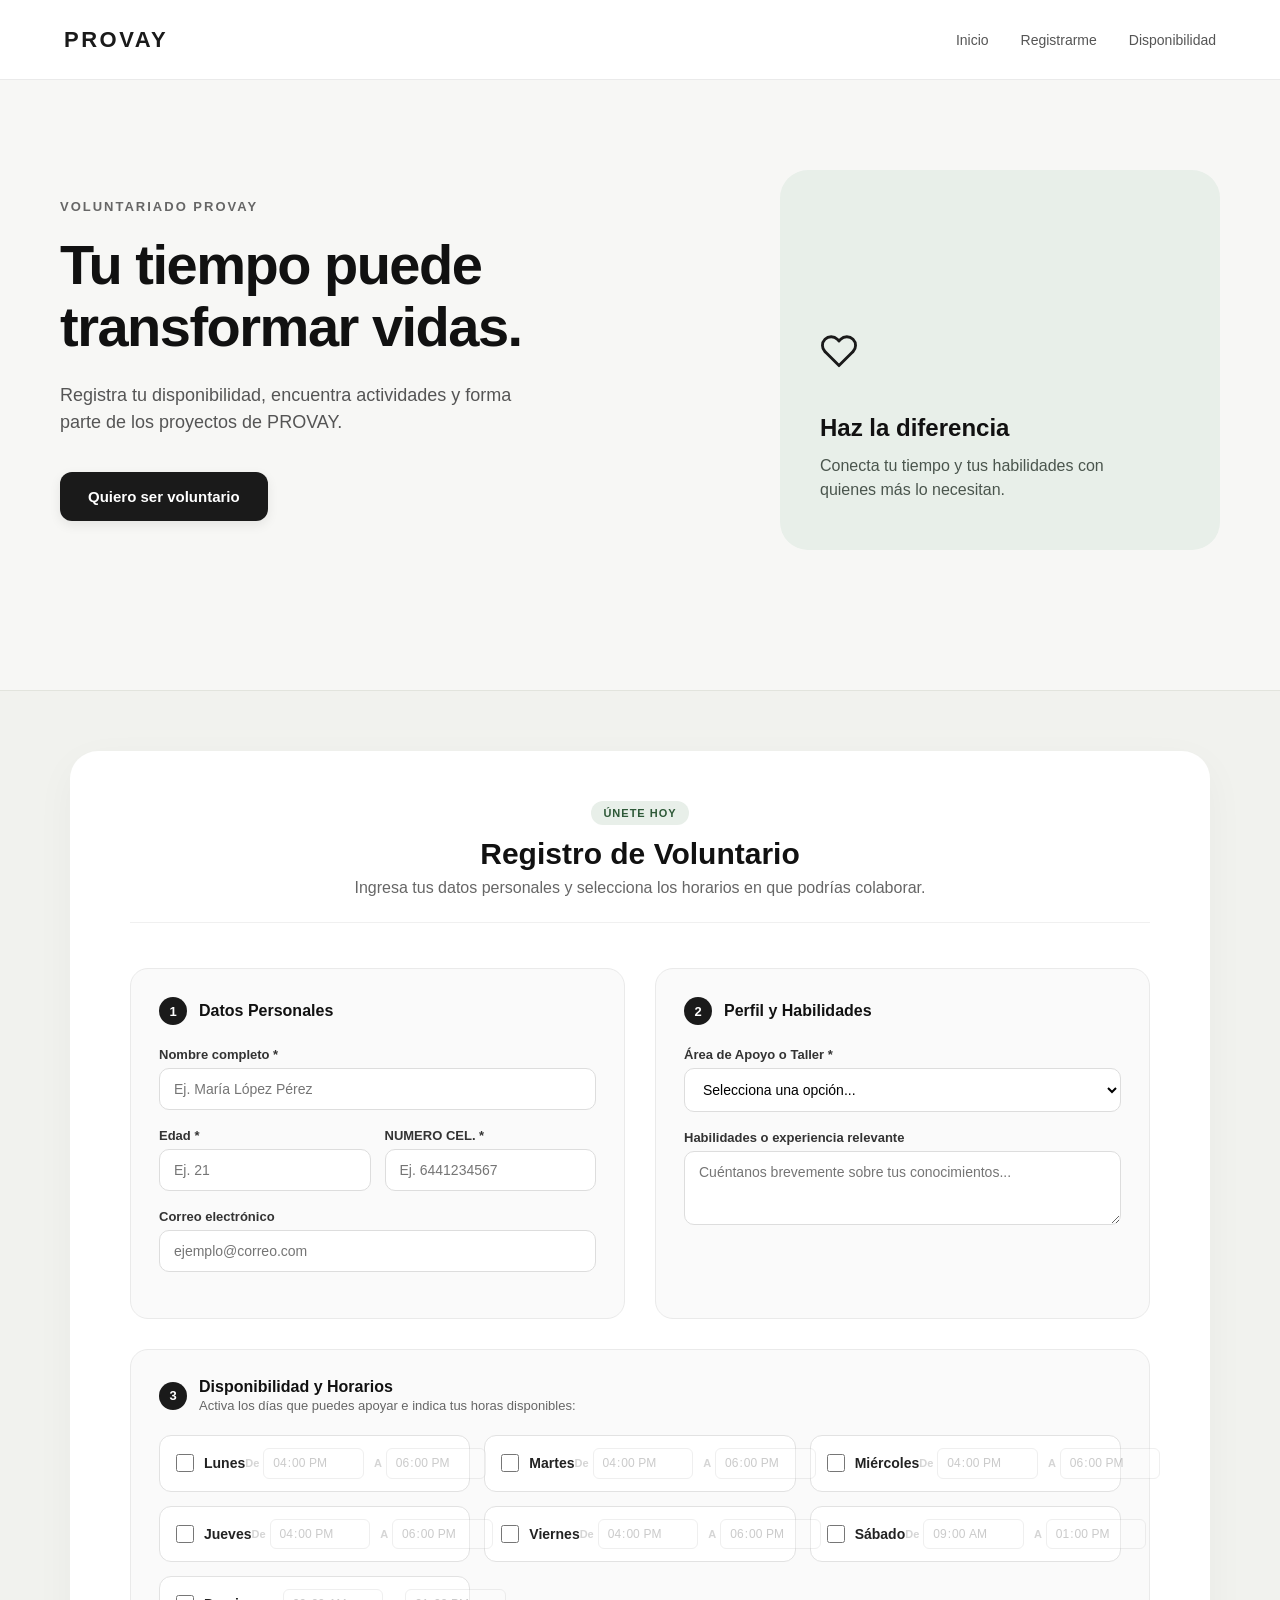
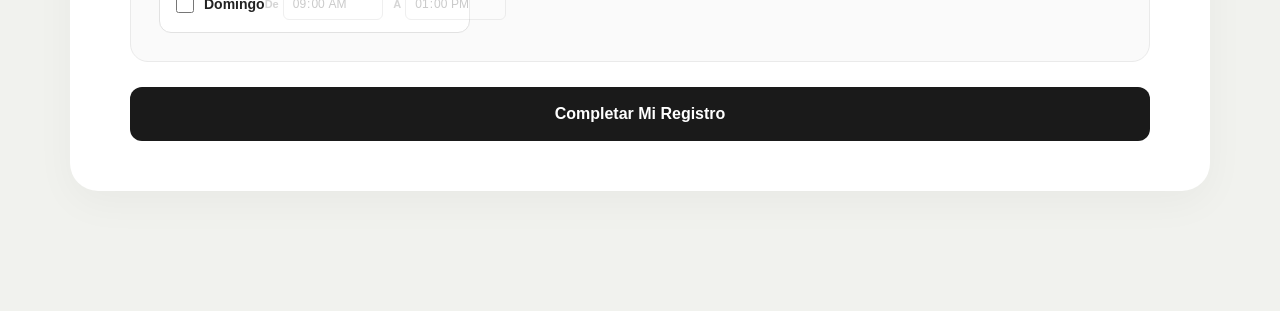
<file: index.html>
<!DOCTYPE html>
<html lang="es">
<head>
  <meta charset="UTF-8">
  <meta name="viewport" content="width=device-width, initial-scale=1.0">
  <title>PROVAY - Voluntariado</title>
  <link rel="stylesheet" href="style.css">
</head>
<body>

  <!-- NAVEGACIÓN SUPERIOR -->
  <nav class="navbar">
    <div class="nav-container">
      <a href="#" class="logo">PROVAY</a>
      <div class="nav-links">
        <a href="#inicio">Inicio</a>
        <a href="#registro">Registrarme</a>
        <a href="#registro">Disponibilidad</a>
      </div>
    </div>
  </nav>

  <!-- SECCIÓN HERO -->
  <section id="inicio" class="hero-section">
    <div class="hero-container">
      <div class="hero-text">
        <span class="subtitle">VOLUNTARIADO PROVAY</span>
        <h1>Tu tiempo puede transformar vidas.</h1>
        <p>Registra tu disponibilidad, encuentra actividades y forma parte de los proyectos de PROVAY.</p>
        <a href="#registro" class="btn-primary">Quiero ser voluntario</a>
      </div>

      <div class="hero-card">
        <div class="card-icon">
          <svg width="38" height="38" viewBox="0 0 24 24" fill="none" stroke="currentColor" stroke-width="1.8" stroke-linecap="round" stroke-linejoin="round">
            <path d="M20.84 4.61a5.5 5.5 0 0 0-7.78 0L12 5.67l-1.06-1.06a5.5 5.5 0 0 0-7.78 7.78l1.06 1.06L12 21.23l7.78-7.78 1.06-1.06a5.5 5.5 0 0 0 0-7.78z"></path>
          </svg>
        </div>
        <h3>Haz la diferencia</h3>
        <p>Conecta tu tiempo y tus habilidades con quienes más lo necesitan.</p>
      </div>
    </div>
  </section>

  <!-- SECCIÓN FORMULARIO DE REGISTRO -->
  <section id="registro" class="form-section-container">
    <div class="register-container">
      <header class="form-header">
        <span class="badge">ÚNETE HOY</span>
        <h2>Registro de Voluntario</h2>
        <p>Ingresa tus datos personales y selecciona los horarios en que podrías colaborar.</p>
      </header>

      <form id="volunteerForm">
        <!-- BLOQUE HORIZONTAL 1: DATOS & PERFIL -->
        <div class="form-grid-horizontal">
          
          <!-- DATOS PERSONALES -->
          <div class="form-card-block">
            <div class="block-title">
              <span class="step-num">1</span>
              <h3>Datos Personales</h3>
            </div>

            <div class="input-group">
              <label for="nombre">Nombre completo *</label>
              <input type="text" id="nombre" name="nombre" placeholder="Ej. María López Pérez" required>
            </div>

            <div class="grid-2">
              <div class="input-group">
                <label for="edad">Edad *</label>
                <input type="number" id="edad" name="edad" min="12" max="99" placeholder="Ej. 21" required>
              </div>

              <div class="input-group">
                <label for="celular">NUMERO CEL. *</label>
                <input type="tel" id="celular" name="celular" placeholder="Ej. 6441234567" required>
              </div>
            </div>

            <div class="input-group">
              <label for="correo">Correo electrónico</label>
              <input type="email" id="correo" name="correo" placeholder="ejemplo@correo.com">
            </div>
          </div>

          <!-- PERFIL Y HABILIDADES -->
          <div class="form-card-block">
            <div class="block-title">
              <span class="step-num">2</span>
              <h3>Perfil y Habilidades</h3>
            </div>

            <div class="input-group">
              <label for="area">Área de Apoyo o Taller *</label>
              <select id="area" name="area" required>
                <option value="" disabled selected>Selecciona una opción...</option>
                <option value="Robótica y Tecnología">Robótica y Tecnología</option>
                <option value="Arte y Pintura">Arte y Pintura</option>
                <option value="Deportes y Recreación">Deportes y Recreación</option>
                <option value="Apoyo Escolar / Regularización">Apoyo Escolar / Regularización</option>
                <option value="Logística y Eventos">Logística y Eventos</option>
                <option value="Salud y Nutrición">Salud y Nutrición</option>
                <option value="Otro">Otro</option>
              </select>
            </div>

            <div class="input-group">
              <label for="notas">Habilidades o experiencia relevante</label>
              <textarea id="notas" name="notas" rows="3" placeholder="Cuéntanos brevemente sobre tus conocimientos..."></textarea>
            </div>
          </div>

        </div>

        <!-- BLOQUE 2: DISPONIBILIDAD HORIZONTAL -->
        <div class="form-card-block full-width">
          <div class="block-title">
            <span class="step-num">3</span>
            <div>
              <h3>Disponibilidad y Horarios</h3>
              <p class="section-sub">Activa los días que puedes apoyar e indica tus horas disponibles:</p>
            </div>
          </div>

          <div class="days-schedule-grid">
            
            <!-- LUNES -->
            <div class="day-schedule-card">
              <label class="day-toggle">
                <input type="checkbox" class="day-check" data-day="Lunes" onchange="toggleDayHours(this)">
                <span class="day-name">Lunes</span>
              </label>
              <div class="hours-inputs disabled">
                <div>
                  <span class="time-label">De</span>
                  <input type="time" class="time-start" value="16:00" disabled>
                </div>
                <div>
                  <span class="time-label">A</span>
                  <input type="time" class="time-end" value="18:00" disabled>
                </div>
              </div>
            </div>

            <!-- MARTES -->
            <div class="day-schedule-card">
              <label class="day-toggle">
                <input type="checkbox" class="day-check" data-day="Martes" onchange="toggleDayHours(this)">
                <span class="day-name">Martes</span>
              </label>
              <div class="hours-inputs disabled">
                <div>
                  <span class="time-label">De</span>
                  <input type="time" class="time-start" value="16:00" disabled>
                </div>
                <div>
                  <span class="time-label">A</span>
                  <input type="time" class="time-end" value="18:00" disabled>
                </div>
              </div>
            </div>

            <!-- MIÉRCOLES -->
            <div class="day-schedule-card">
              <label class="day-toggle">
                <input type="checkbox" class="day-check" data-day="Miércoles" onchange="toggleDayHours(this)">
                <span class="day-name">Miércoles</span>
              </label>
              <div class="hours-inputs disabled">
                <div>
                  <span class="time-label">De</span>
                  <input type="time" class="time-start" value="16:00" disabled>
                </div>
                <div>
                  <span class="time-label">A</span>
                  <input type="time" class="time-end" value="18:00" disabled>
                </div>
              </div>
            </div>

            <!-- JUEVES -->
            <div class="day-schedule-card">
              <label class="day-toggle">
                <input type="checkbox" class="day-check" data-day="Jueves" onchange="toggleDayHours(this)">
                <span class="day-name">Jueves</span>
              </label>
              <div class="hours-inputs disabled">
                <div>
                  <span class="time-label">De</span>
                  <input type="time" class="time-start" value="16:00" disabled>
                </div>
                <div>
                  <span class="time-label">A</span>
                  <input type="time" class="time-end" value="18:00" disabled>
                </div>
              </div>
            </div>

            <!-- VIERNES -->
            <div class="day-schedule-card">
              <label class="day-toggle">
                <input type="checkbox" class="day-check" data-day="Viernes" onchange="toggleDayHours(this)">
                <span class="day-name">Viernes</span>
              </label>
              <div class="hours-inputs disabled">
                <div>
                  <span class="time-label">De</span>
                  <input type="time" class="time-start" value="16:00" disabled>
                </div>
                <div>
                  <span class="time-label">A</span>
                  <input type="time" class="time-end" value="18:00" disabled>
                </div>
              </div>
            </div>

            <!-- SÁBADO -->
            <div class="day-schedule-card">
              <label class="day-toggle">
                <input type="checkbox" class="day-check" data-day="Sábado" onchange="toggleDayHours(this)">
                <span class="day-name">Sábado</span>
              </label>
              <div class="hours-inputs disabled">
                <div>
                  <span class="time-label">De</span>
                  <input type="time" class="time-start" value="09:00" disabled>
                </div>
                <div>
                  <span class="time-label">A</span>
                  <input type="time" class="time-end" value="13:00" disabled>
                </div>
              </div>
            </div>

            <!-- DOMINGO -->
            <div class="day-schedule-card">
              <label class="day-toggle">
                <input type="checkbox" class="day-check" data-day="Domingo" onchange="toggleDayHours(this)">
                <span class="day-name">Domingo</span>
              </label>
              <div class="hours-inputs disabled">
                <div>
                  <span class="time-label">De</span>
                  <input type="time" class="time-start" value="09:00" disabled>
                </div>
                <div>
                  <span class="time-label">A</span>
                  <input type="time" class="time-end" value="13:00" disabled>
                </div>
              </div>
            </div>

          </div>
        </div>

        <button type="submit" id="submitBtn" class="submit-button">Completar Mi Registro</button>
      </form>

      <!-- MENSAJE DE ÉXITO -->
      <div id="successMessage" class="success-card" style="display: none;">
        <h2>🎉 ¡Registro exitoso!</h2>
        <p>Gracias por sumarte a <strong>PROVAY</strong>. Tus datos han sido guardados correctamente.</p>
        <button class="submit-button" onclick="resetForm()" style="margin-top: 20px; max-width: 300px;">Registrar a otra persona</button>
      </div>
    </div>
  </section>

  <script src="app.js"></script>
</body>
</html>
</file>
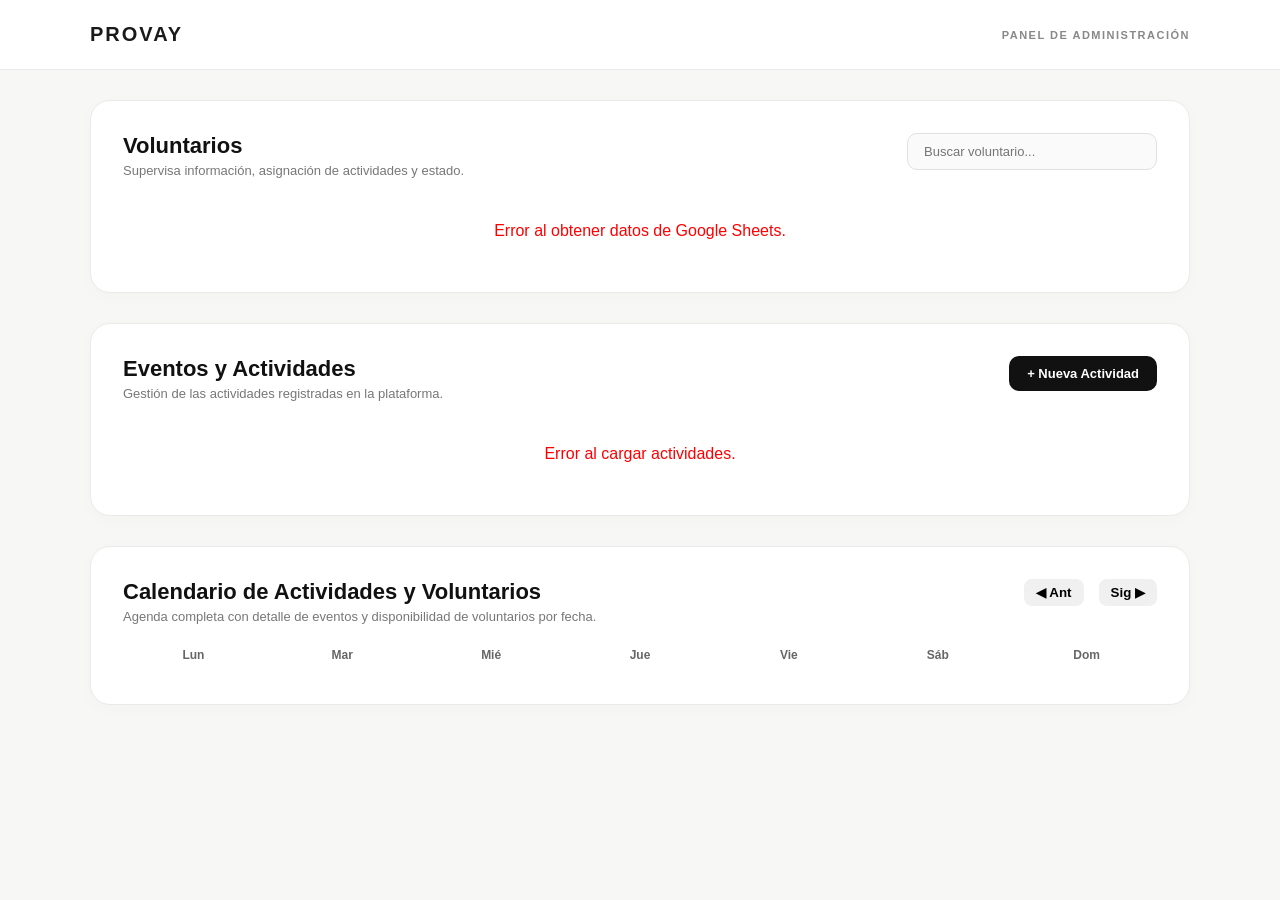
<file: ADMIN/admin.html>
<!DOCTYPE html>
<html lang="es">
<head>
  <meta charset="UTF-8">
  <meta name="viewport" content="width=device-width, initial-scale=1.0">
  <title>PROVAY - Panel de Administración</title>
  <style>
    * { box-sizing: border-box; margin: 0; padding: 0; font-family: -apple-system, BlinkMacSystemFont, "Segoe UI", Roboto, Helvetica, Arial, sans-serif; }
    body { background-color: #f7f7f5; color: #1a1a1a; padding-bottom: 60px; }
    .navbar { background: #ffffff; height: 70px; display: flex; align-items: center; border-bottom: 1px solid #eaeaea; margin-bottom: 30px; }
    .nav-container { max-width: 1100px; width: 90%; margin: 0 auto; display: flex; justify-content: space-between; align-items: center; }
    .logo { font-size: 20px; font-weight: 900; letter-spacing: 2px; color: #1a1a1a; text-decoration: none; }
    .nav-subtitle { font-size: 11px; font-weight: 700; color: #888888; letter-spacing: 1.5px; text-transform: uppercase; }
    .admin-wrapper { max-width: 1100px; width: 90%; margin: 0 auto; }
    .panel-card { background: #ffffff; border-radius: 20px; padding: 32px; margin-bottom: 30px; border: 1px solid #eaeaea; box-shadow: 0 4px 20px rgba(0, 0, 0, 0.02); }
    .card-title-bar { display: flex; justify-content: space-between; align-items: flex-start; margin-bottom: 24px; }
    .card-title-bar h2 { font-size: 22px; font-weight: 800; color: #111111; margin-bottom: 4px; }
    .card-title-bar p { font-size: 13px; color: #777777; }
    .search-input { padding: 10px 16px; border: 1px solid #e0e0e0; border-radius: 10px; font-size: 13px; width: 250px; outline: none; background: #fafafa; }
    .search-input:focus { border-color: #111; background: #fff; }
    .btn-black { background: #111111; color: #ffffff; padding: 10px 18px; border-radius: 10px; font-size: 13px; font-weight: 700; border: none; cursor: pointer; text-decoration: none; transition: background 0.2s; }
    .btn-black:hover { background: #333333; }
    .btn-danger { background: #fee2e2; color: #dc2626; padding: 8px 12px; border-radius: 8px; font-size: 12px; font-weight: 700; border: none; cursor: pointer; transition: background 0.2s; }
    .btn-danger:hover { background: #fca5a5; }
    .item-row { display: flex; justify-content: space-between; align-items: center; padding: 18px 0; border-bottom: 1px solid #f2f2f2; }
    .item-row:last-child { border-bottom: none; }
    .item-info h4 { font-size: 15px; font-weight: 700; color: #1a1a1a; margin-bottom: 4px; }
    .item-info p { font-size: 12px; color: #666666; line-height: 1.4; }
    .actions-group { display: flex; align-items: center; gap: 10px; flex-wrap: wrap; }
    .select-activity { padding: 8px 12px; border: 1px solid #e0e0e0; border-radius: 8px; font-size: 12px; outline: none; background: #fff; max-width: 180px; }
    .badge-status { background: #fef3c7; color: #d97706; padding: 8px 14px; border-radius: 8px; font-size: 12px; font-weight: 700; }
    .btn-action-ws { background: #e6f7ed; color: #1ebc57; padding: 8px 14px; border-radius: 8px; font-size: 12px; font-weight: 700; text-decoration: none; display: inline-flex; align-items: center; transition: background 0.2s; }
    .btn-action-ws:hover { background: #d1f2dd; }
    .calendar-month-controls { display: flex; align-items: center; gap: 15px; }
    .month-nav-btn { background: #f0f0f0; border: none; border-radius: 8px; padding: 6px 12px; font-weight: bold; cursor: pointer; }
    .month-nav-btn:hover { background: #e0e0e0; }
    .calendar-weekdays-header { display: grid; grid-template-columns: repeat(7, 1fr); gap: 8px; text-align: center; font-size: 12px; font-weight: 800; color: #666; margin-bottom: 10px; }
    .calendar-month-grid { display: grid; grid-template-columns: repeat(7, 1fr); gap: 8px; }
    .calendar-day-cell { background: #fafafa; border: 1px solid #eaeaea; border-radius: 12px; padding: 10px; min-height: 140px; display: flex; flex-direction: column; }
    .calendar-day-cell.empty { background: transparent; border: none; }
    .day-number { font-size: 13px; font-weight: 800; color: #111; margin-bottom: 6px; }
    .event-chip-detailed { background: #111111; color: #ffffff; font-size: 11px; padding: 5px 8px; border-radius: 6px; margin-bottom: 4px; line-height: 1.2; }
    .event-chip-detailed small { display: block; color: #ccc; font-size: 10px; }
    .vol-chip-detailed { background: #e6f7ed; color: #1a5e35; font-size: 10px; font-weight: 600; padding: 4px 6px; border-radius: 6px; margin-bottom: 3px; line-height: 1.2; border-left: 3px solid #1ebc57; }
    .vol-chip-detailed small { display: block; color: #2b7a4b; font-size: 9px; font-weight: normal; }
    .modal-overlay { display: none; position: fixed; top: 0; left: 0; width: 100%; height: 100%; background: rgba(0, 0, 0, 0.4); z-index: 1000; justify-content: center; align-items: center; }
    .modal-overlay.active { display: flex; }
    .modal-content { background: #ffffff; border-radius: 20px; padding: 30px; width: 90%; max-width: 480px; box-shadow: 0 10px 30px rgba(0,0,0,0.15); }
    .modal-header { display: flex; justify-content: space-between; align-items: center; margin-bottom: 20px; }
    .modal-header h3 { font-size: 18px; font-weight: 800; }
    .close-modal-btn { background: none; border: none; font-size: 20px; font-weight: bold; cursor: pointer; color: #888; }
    .form-group { margin-bottom: 15px; }
    .form-group label { display: block; font-size: 12px; font-weight: 700; margin-bottom: 5px; color: #333; }
    .form-group input, .form-group select { width: 100%; padding: 10px 12px; border: 1px solid #e0e0e0; border-radius: 8px; font-size: 13px; outline: none; }
    .form-row-2 { display: flex; gap: 10px; }
    .modal-actions { display: flex; justify-content: flex-end; gap: 10px; margin-top: 20px; }
    .btn-secondary { background: #f0f0f0; color: #333; padding: 10px 16px; border-radius: 8px; border: none; font-size: 13px; font-weight: 700; cursor: pointer; }
    .vol-list-modal-item { display: flex; justify-content: space-between; align-items: center; padding: 10px 0; border-bottom: 1px solid #eee; }
    .vol-list-modal-item:last-child { border-bottom: none; }
    @media (max-width: 850px) { .calendar-weekdays-header, .calendar-month-grid { grid-template-columns: repeat(1, 1fr); } }
    @media (max-width: 600px) { .card-title-bar { flex-direction: column; gap: 15px; } .search-input { width: 100%; } .item-row { flex-direction: column; align-items: flex-start; gap: 12px; } .actions-group { width: 100%; justify-content: flex-start; } .form-row-2 { flex-direction: column; gap: 0; } }
  </style>
</head>
<body>

  <nav class="navbar">
    <div class="nav-container">
      <a href="#" class="logo">PROVAY</a>
      <span class="nav-subtitle">Panel de Administración</span>
    </div>
  </nav>

  <div class="admin-wrapper">

    <!-- SECCIÓN 1: VOLUNTARIOS -->
    <div class="panel-card">
      <div class="card-title-bar">
        <div>
          <h2>Voluntarios</h2>
          <p>Supervisa información, asignación de actividades y estado.</p>
        </div>
        <input type="text" id="searchVolunteers" class="search-input" placeholder="Buscar voluntario..." onkeyup="filterVolunteers()">
      </div>
      <div id="volunteersList">
        <p style="text-align: center; color: #888; padding: 20px;">Cargando lista de voluntarios...</p>
      </div>
    </div>

    <!-- SECCIÓN 2: EVENTOS Y ACTIVIDADES -->
    <div class="panel-card">
      <div class="card-title-bar">
        <div>
          <h2>Eventos y Actividades</h2>
          <p>Gestión de las actividades registradas en la plataforma.</p>
        </div>
        <button class="btn-black" onclick="openActivityModal()">+ Nueva Actividad</button>
      </div>
      <div id="eventsList">
        <p style="text-align: center; color: #888; padding: 20px;">Cargando actividades...</p>
      </div>
    </div>

    <!-- SECCIÓN 3: CALENDARIO DEL MES -->
    <div class="panel-card">
      <div class="card-title-bar">
        <div>
          <h2 id="monthYearTitle">Calendario de Actividades y Voluntarios</h2>
          <p>Agenda completa con detalle de eventos y disponibilidad de voluntarios por fecha.</p>
        </div>
        <div class="calendar-month-controls">
          <button class="month-nav-btn" onclick="changeMonth(-1)">◀ Ant</button>
          <button class="month-nav-btn" onclick="changeMonth(1)">Sig ▶</button>
        </div>
      </div>

      <div class="calendar-weekdays-header">
        <div>Lun</div><div>Mar</div><div>Mié</div><div>Jue</div><div>Vie</div><div>Sáb</div><div>Dom</div>
      </div>

      <div class="calendar-month-grid" id="monthCalendarGrid"></div>
    </div>

  </div>

  <!-- MODAL DE NUEVA ACTIVIDAD -->
  <div class="modal-overlay" id="activityModal">
    <div class="modal-content">
      <div class="modal-header">
        <h3>Nueva Actividad</h3>
        <button class="close-modal-btn" onclick="closeActivityModal()">&times;</button>
      </div>
      <form id="activityForm" onsubmit="event.preventDefault(); saveActivity();">
        <div class="form-group">
          <label>Nombre de la Actividad</label>
          <input type="text" id="actNombre" required placeholder="Ej. Taller de Lectura">
        </div>
        
        <div class="form-group">
          <label>Fecha del Evento</label>
          <input type="date" id="actFecha" required>
        </div>

        <div class="form-row-2">
          <div class="form-group" style="flex: 1;">
            <label>Hora de Inicio</label>
            <input type="time" id="actHoraInicio" required>
          </div>
          <div class="form-group" style="flex: 1;">
            <label>Hora de Finalización</label>
            <input type="time" id="actHoraFin" required>
          </div>
        </div>

        <div class="form-group">
          <label>Lugar</label>
          <input type="text" id="actLugar" placeholder="Ej. Centro Comunitario">
        </div>

        <div class="modal-actions">
          <button type="button" class="btn-secondary" onclick="closeActivityModal()">Cancelar</button>
          <button type="button" class="btn-black" id="saveActBtn" onclick="saveActivity()">Guardar y Publicar</button>
        </div>
      </form>
    </div>
  </div>

  <!-- MODAL VER/ELIMINAR VOLUNTARIOS -->
  <div class="modal-overlay" id="viewVolunteersModal">
    <div class="modal-content">
      <div class="modal-header">
        <h3 id="viewVolModalTitle">Voluntarios Asignados</h3>
        <button class="close-modal-btn" onclick="closeViewVolunteersModal()">&times;</button>
      </div>
      <div id="viewVolunteersModalList" style="max-height: 300px; overflow-y: auto; margin-bottom: 20px;"></div>
      <div class="modal-actions">
        <button class="btn-secondary" onclick="closeViewVolunteersModal()">Cerrar</button>
      </div>
    </div>
  </div>

  <script src="admin.js"></script>
</body>
</html>
</file>
<file: style.css>
* {
  box-sizing: border-box;
  margin: 0;
  padding: 0;
  font-family: -apple-system, BlinkMacSystemFont, "Segoe UI", Roboto, Helvetica, Arial, sans-serif;
  scroll-behavior: smooth;
}

body {
  background-color: #f7f7f5;
  color: #1a1a1a;
}

/* NAVBAR */
.navbar {
  background: #ffffff;
  height: 80px;
  display: flex;
  align-items: center;
  position: sticky;
  top: 0;
  z-index: 100;
  border-bottom: 1px solid #eaeaea;
}

.nav-container {
  max-width: 1200px;
  width: 90%;
  margin: 0 auto;
  display: flex;
  justify-content: space-between;
  align-items: center;
}

.logo {
  font-size: 22px;
  font-weight: 900;
  letter-spacing: 2.5px;
  color: #1a1a1a;
  text-decoration: none;
}

.nav-links {
  display: flex;
  gap: 32px;
}

.nav-links a {
  text-decoration: none;
  color: #555555;
  font-size: 14px;
  font-weight: 500;
  transition: color 0.2s;
}

.nav-links a:hover {
  color: #000000;
}

/* HERO SECTION */
.hero-section {
  padding: 90px 20px 140px;
  max-width: 1200px;
  margin: 0 auto;
}

.hero-container {
  display: grid;
  grid-template-columns: 1.2fr 0.8fr;
  gap: 60px;
  align-items: center;
}

.subtitle {
  font-size: 13px;
  font-weight: 800;
  letter-spacing: 2px;
  color: #666666;
  text-transform: uppercase;
  display: block;
  margin-bottom: 20px;
}

.hero-text h1 {
  font-size: 56px;
  font-weight: 800;
  line-height: 1.1;
  letter-spacing: -1.5px;
  margin-bottom: 24px;
  color: #111111;
}

.hero-text p {
  font-size: 18px;
  color: #555555;
  line-height: 1.5;
  margin-bottom: 36px;
  max-width: 480px;
}

.btn-primary {
  display: inline-block;
  background-color: #1a1a1a;
  color: #ffffff;
  padding: 16px 28px;
  border-radius: 12px;
  text-decoration: none;
  font-weight: 700;
  font-size: 15px;
  transition: all 0.2s;
  box-shadow: 0 4px 12px rgba(0,0,0,0.08);
}

.btn-primary:hover {
  background-color: #333333;
  transform: translateY(-2px);
  box-shadow: 0 6px 16px rgba(0,0,0,0.12);
}

.hero-card {
  background-color: #e8efe9;
  border-radius: 28px;
  padding: 48px 40px;
  display: flex;
  flex-direction: column;
  justify-content: flex-end;
  min-height: 380px;
}

.card-icon {
  margin-bottom: 40px;
  color: #1a1a1a;
}

.hero-card h3 {
  font-size: 24px;
  font-weight: 800;
  margin-bottom: 12px;
  color: #111111;
}

.hero-card p {
  font-size: 16px;
  color: #4a554d;
  line-height: 1.5;
  max-width: 320px;
}

/* SECCIÓN FORMULARIO */
.form-section-container {
  padding: 60px 20px 120px;
  background: #f1f2ee;
  border-top: 1px solid #e2e4dd;
}

.register-container {
  background: #ffffff;
  border-radius: 28px;
  max-width: 1140px;
  margin: 0 auto;
  padding: 50px 60px;
  box-shadow: 0 12px 40px rgba(0, 0, 0, 0.04);
}

.badge {
  display: inline-block;
  background: #e8efe9;
  color: #2e5938;
  font-size: 11px;
  font-weight: 800;
  letter-spacing: 1px;
  padding: 6px 12px;
  border-radius: 20px;
  margin-bottom: 12px;
}

.form-header {
  text-align: center;
  margin-bottom: 45px;
  border-bottom: 1px solid #f0f0f0;
  padding-bottom: 25px;
}

.form-header h2 {
  font-size: 30px;
  font-weight: 800;
  color: #111;
  margin-bottom: 8px;
}

.form-header p {
  font-size: 16px;
  color: #666;
}

.form-grid-horizontal {
  display: grid;
  grid-template-columns: 1fr 1fr;
  gap: 30px;
  margin-bottom: 30px;
}

.form-card-block {
  background: #fafafa;
  border: 1px solid #eaeaea;
  border-radius: 18px;
  padding: 28px;
}

.form-card-block.full-width {
  width: 100%;
}

.block-title {
  display: flex;
  align-items: center;
  gap: 12px;
  margin-bottom: 22px;
}

.step-num {
  background: #1a1a1a;
  color: #fff;
  width: 28px;
  height: 28px;
  border-radius: 50%;
  display: flex;
  align-items: center;
  justify-content: center;
  font-size: 13px;
  font-weight: 700;
  flex-shrink: 0;
}

.block-title h3 {
  font-size: 16px;
  font-weight: 700;
  color: #111;
}

.section-sub {
  font-size: 13px;
  color: #666;
  margin-top: 2px;
}

.input-group {
  margin-bottom: 18px;
}

.input-group label {
  display: block;
  font-size: 13px;
  font-weight: 600;
  margin-bottom: 6px;
  color: #333;
}

input[type="text"],
input[type="number"],
input[type="tel"],
input[type="email"],
select,
textarea {
  width: 100%;
  padding: 12px 14px;
  border: 1px solid #ddd;
  border-radius: 10px;
  font-size: 14px;
  outline: none;
  background-color: #ffffff;
  transition: all 0.2s;
}

input:focus, select:focus, textarea:focus {
  border-color: #2e5938;
  box-shadow: 0 0 0 3px rgba(46, 89, 56, 0.1);
}

.grid-2 {
  display: grid;
  grid-template-columns: 1fr 1fr;
  gap: 14px;
}

.days-schedule-grid {
  display: grid;
  grid-template-columns: repeat(auto-fit, minmax(300px, 1fr));
  gap: 14px;
}

.day-schedule-card {
  display: flex;
  justify-content: space-between;
  align-items: center;
  background: #ffffff;
  border: 1px solid #e2e2e2;
  padding: 12px 16px;
  border-radius: 12px;
  transition: all 0.2s;
}

.day-schedule-card.active {
  border-color: #2e5938;
  background: #f4f8f5;
}

.day-toggle {
  display: flex;
  align-items: center;
  gap: 10px;
  cursor: pointer;
}

.day-toggle input[type="checkbox"] {
  width: 18px;
  height: 18px;
  cursor: pointer;
  accent-color: #2e5938;
}

.day-name {
  font-weight: 700;
  font-size: 14px;
  color: #222;
}

.hours-inputs {
  display: flex;
  align-items: center;
  gap: 10px;
}

.hours-inputs.disabled {
  opacity: 0.3;
  pointer-events: none;
}

.hours-inputs div {
  display: flex;
  align-items: center;
  gap: 4px;
}

.time-label {
  font-size: 11px;
  font-weight: 600;
  color: #777;
}

.hours-inputs input[type="time"] {
  padding: 5px 8px;
  border-radius: 6px;
  border: 1px solid #ccc;
  font-size: 12px;
  width: auto;
  background: #fff;
}

.submit-button {
  width: 100%;
  background: #1a1a1a;
  color: #ffffff;
  border: none;
  padding: 18px;
  border-radius: 12px;
  font-size: 16px;
  font-weight: 700;
  cursor: pointer;
  transition: all 0.2s;
  margin-top: 25px;
}

.submit-button:hover {
  background: #333333;
  transform: translateY(-1px);
}

.submit-button:disabled {
  background: #999999;
  cursor: not-allowed;
}

.success-card {
  text-align: center;
  padding: 40px 10px;
}

.success-card h2 {
  font-size: 24px;
  margin-bottom: 12px;
}

.success-card p {
  font-size: 16px;
  color: #555;
  line-height: 1.6;
}

@media (max-width: 900px) {
  .form-grid-horizontal {
    grid-template-columns: 1fr;
  }
  .hero-container {
    grid-template-columns: 1fr;
    gap: 40px;
  }
  .register-container {
    padding: 30px;
  }
}

@media (max-width: 500px) {
  .grid-2 {
    grid-template-columns: 1fr;
  }
  .day-schedule-card {
    flex-direction: column;
    align-items: flex-start;
    gap: 10px;
  }
  .hours-inputs {
    width: 100%;
    justify-content: space-between;
  }
}
</file>
